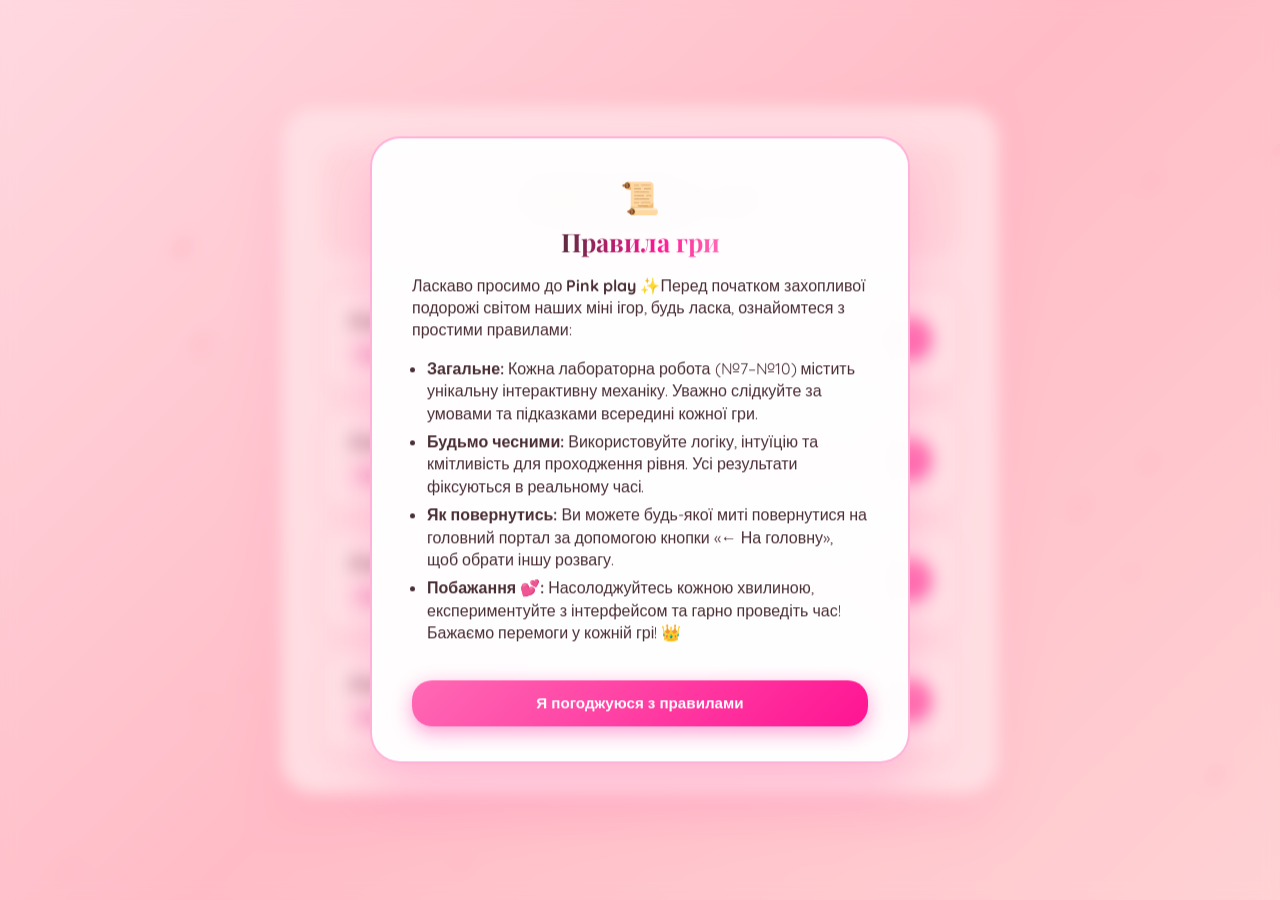
<file: index.html>
<!DOCTYPE html>
<html lang="uk">
<head>
    <meta charset="UTF-8">
    <meta name="viewport" content="width=device-width, initial-scale=1.0">
    <title>Pink</title>
    <link href="https://cdn.jsdelivr.net/npm/bootstrap@5.3.3/dist/css/bootstrap.min.css" rel="stylesheet">
    <script src="https://code.jquery.com/jquery-3.7.1.min.js"></script>
    <link rel="stylesheet" href="style.css">
</head>
<body>
    <div id="rulesModal" class="modal-overlay rules-modal-active"></div>
    <div class="modal-card rules-card">
        <div class="modal-header-icon">📜</div>
        <h2>Правила гри</h2>
        <div class="rules-content">
            <p>Ласкаво просимо до <strong>Pink play ✨</strong><pr>Перед початком захопливої подорожі світом наших міні ігор, будь ласка, ознайомтеся з простими правилами:</pr></p>
            <ul>
                <li><strong>Загальне:</strong> Кожна лабораторна робота (№7–№10) містить унікальну інтерактивну механіку. Уважно слідкуйте за умовами та підказками всередині кожної гри.</li>
                <li><strong>Будьмо чесними:</strong> Використовуйте логіку, інтуїцію та кмітливість для проходження рівня. Усі результати фіксуються в реальному часі.</li>
                <li><strong>Як повернутись:</strong> Ви можете будь-якої миті повернутися на головний портал за допомогою кнопки «← На головну», щоб обрати іншу розвагу.</li>
                <li><strong>Побажання 💕:</strong> Насолоджуйтесь кожною хвилиною, експериментуйте з інтерфейсом та гарно проведіть час! Бажаємо перемоги у кожній грі! 👑</li>
            </ul>
        </div>
        <button id="acceptRulesBtn" class="btn-restart">Я погоджуюся з правилами</button>
    </div>
    <div class="sakura-container" id="sakuraContainer"></div>

    <div class="portal-card">
        <div class="portal-header">
            <h2>Pink play ✨ </h2>
        </div>

        <div class="nav-links">
            <a href="LR7/index.html" class="portal-btn">
                <div class="lab-info">
                    <span class="lab-name-main">Лабораторна №7</span>
                    <span class="status-badge">Перейти до гри </span>
                </div>
                <div class="lab-action">
                    <span class="lab-game-title">Магічна куля 🔮</span>
                    <div class="arrow-btn">→</div>
                </div>
            </a>
            
            <a href="LR8/index.html" class="portal-btn">
                <div class="lab-info">
                    <span class="lab-name-main">Лабораторна №8</span>
                    <span class="status-badge">Перейти до гри</span>
                </div>
                <div class="lab-action">
                    <span class="lab-game-title">Більше число ✨</span>
                    <div class="arrow-btn">→</div>
                </div>
            </a>
            
            <a href="LR9/index.html" class="portal-btn">
                <div class="lab-info">
                    <span class="lab-name-main">Лабораторна №9</span>
                    <span class="status-badge">Перейти до гри</span>
                </div>
                <div class="lab-action">
                    <span class="lab-game-title">Гра «21» 🃏</span>
                    <div class="arrow-btn">→</div>
                </div>
            </a>
            
            <a href="LR10/index.html" class="portal-btn">
                <div class="lab-info">
                    <span class="lab-name-main">Лабораторна №10</span>
                    <span class="status-badge">Перейти до гри</span>
                </div>
                <div class="lab-action">
                    <span class="lab-game-title">Однорукий бандит 👑</span>
                    <div class="arrow-btn">→</div>
                </div>
            </a>
        </div>
    </div>

    <script src="script.js"></script>
</body>
</html>
</file>
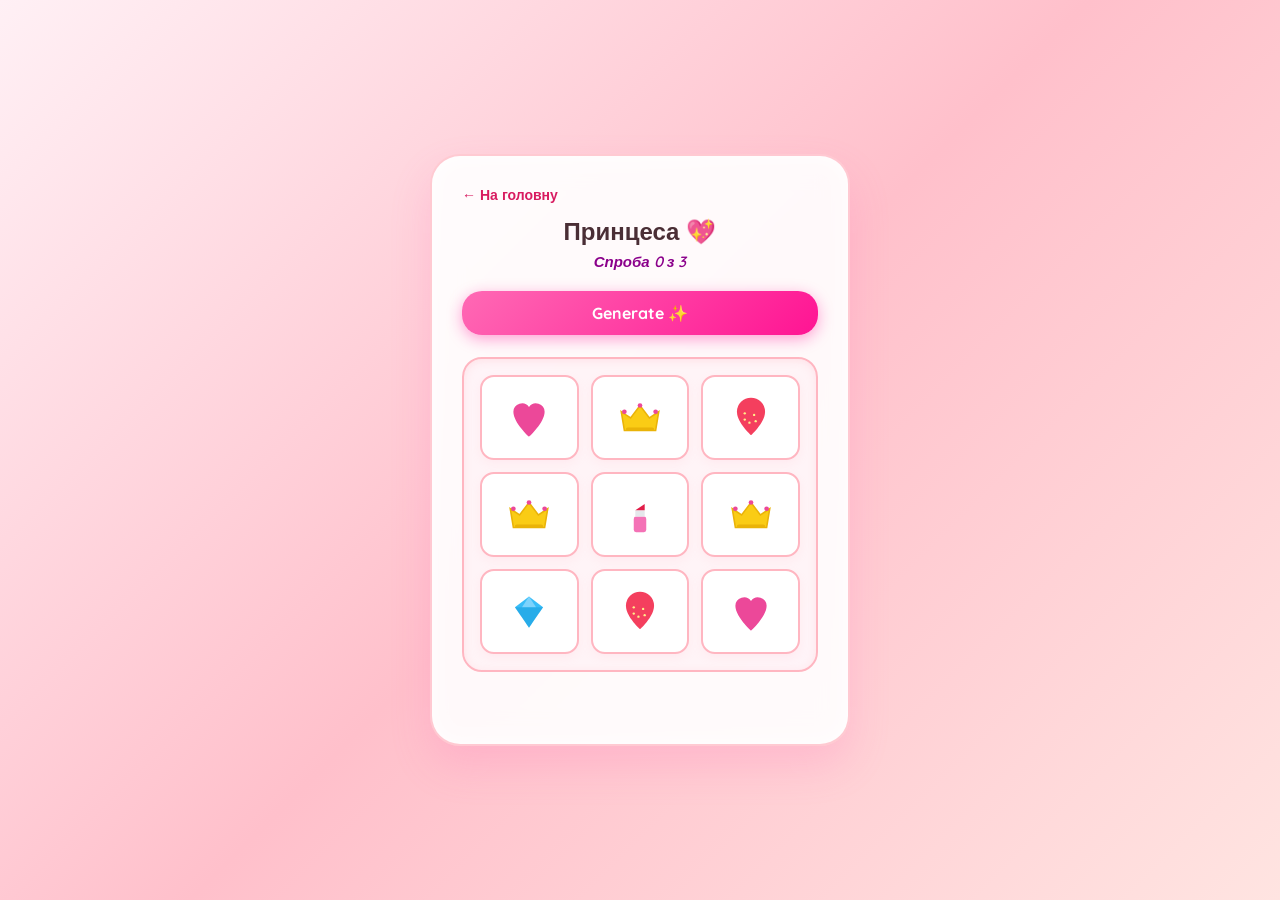
<file: LR10/index.html>
<!DOCTYPE html>
<html lang="uk">
<head>
  <meta charset="UTF-8">
  <meta name="viewport" content="width=device-width, initial-scale=1.0">
  <title>Однорукий бандит</title>
  <script src="script.js"defer></script>
  <style>
   @import url('https://fonts.googleapis.com/css2?family=Quicksand:wght@500;700&display=swap');

:root {
  --cell-bg: #ffffff;    
  --cell-border: #ffb6c1; 
  --accent-color: #ff69b4;  
  --accent-hover: #ff1493;   
  --text-color: #4a2e35;     
  --subtext-color: #8b008b;  
  --win-color: #ffD700;
}

* {
  box-sizing: border-box;
  margin: 0;
  padding: 0;
}

body {
  font-family: 'Quicksand', sans-serif;
  background: linear-gradient(135deg, #fff0f5 0%, #ffc0cb 50%, #ffe4e1 100%);
  color: var(--text-color);
  display: flex;
  justify-content: center;
  align-items: center;
  min-height: 100vh;
  padding: 20px;
}

.container {
  background: rgba(255, 255, 255, 0.9);
  backdrop-filter: blur(15px);
  border: 2px solid rgba(255, 182, 193, 0.7);
  border-radius: 30px;
  padding: 30px;
  width: 100%;
  max-width: 420px;
  box-shadow: 0 20px 40px rgba(255, 105, 180, 0.2), inset 0 0 20px rgba(255, 255, 255, 0.9);
  text-align: center;
  position: relative;
  animation: fadeIn 0.6s ease-out;
}

@keyframes fadeIn {
  from { opacity: 0; transform: translateY(15px); }
  to { opacity: 1; transform: translateY(0); }
}

/* Посилання "На головну" — вирівняне ліворуч */
.back-link {
  align-self: flex-start;
  text-decoration: none;
  font-size: 14px;
  font-weight: 700;
  color: #d81b60;
  margin-bottom: 12px;
  display: block;
  text-align: left;
  transition: all 0.3s ease;
}

.back-link:hover {
  color: #ff1493;
  transform: translateX(-3px);
}

h2 {
  font-size: 24px;
  font-weight: 700;
  margin-bottom: 6px;
  color: #4a2e35;
  word-break: break-word;
}

#attempts {
  font-size: 15px;
  color: var(--subtext-color);
  margin-bottom: 20px;
  font-weight: 600;
  font-style: italic;
}

.generate-btn {
  background: linear-gradient(135deg, #ff69b4, #ff1493);
  color: #ffffff;
  font-size: 16px;
  font-weight: 700;
  padding: 12px 36px;
  border: none;
  border-radius: 20px;
  cursor: pointer;
  box-shadow: 0 4px 15px rgba(255, 20, 147, 0.4);
  transition: transform 0.2s ease, box-shadow 0.2s ease;
  margin-bottom: 22px;
  width: 100%;
  font-family: 'Quicksand', sans-serif;
}
.generate-btn:hover:not(:disabled) {
  transform: translateY(-2px);
  box-shadow: 0 6px 20px rgba(255, 20, 147, 0.6);
}
.generate-btn:disabled {
  background: #e0e0e0;
  color: #a0a0a0;
  cursor: not-allowed;
  transform: none;
  box-shadow: none;
}
.slot-machine {
  display: grid;
  grid-template-columns: repeat(3, 1fr);
  gap: 12px;
  background-color: rgba(255, 240, 245, 0.6);
  padding: 16px;
  border: 2px solid #ffb6c1;
  border-radius: 20px;
  box-shadow: inset 0 2px 8px rgba(255, 182, 193, 0.3);
}
.cell {
  background-color: var(--cell-bg);
  border: 2px solid var(--cell-border);
  border-radius: 14px;
  height: 85px;
  display: flex;
  align-items: center;
  justify-content: center;
  transition: border-color 0.3s, background-color 0.3s;
  overflow: hidden;
  box-shadow: 0 4px 10px rgba(255, 182, 193, 0.15);
}
.cell svg {
  width: 50px;
  height: 50px;
  transition: transform 0.2s;
}
.cell.spinning svg {
  filter: blur(2px);
  transform: scale(0.9);
}
.cell.win {
  border-color: var(--win-color);
  background-color: rgba(255, 215, 0, 0.15);
  animation: pulse 1s infinite alternate;
}
@keyframes pulse {
  from { transform: scale(1); }
  to { transform: scale(1.03); }
}
.message {
  margin-top: 18px;
  font-size: 15px;
  font-weight: 700;
  min-height: 24px;
}
.message.win { color: #c71585; }
.message.lose { color: #8b0000; }
  </style>
</head>
<div class="container">
    <a href="../index.html" class="back-link">← На головну</a>
    <h2 id="userName">User 💖</h2>
    <div id="attempts">Спроба 0 з 3</div>
    <button id="generateBtn" class="generate-btn" onclick="playSlot()">Generate ✨</button>
    <div class="slot-machine">
      <div class="cell" id="c0"></div>
      <div class="cell" id="c1"></div>
      <div class="cell" id="c2"></div>
      <div class="cell" id="c3"></div>
      <div class="cell" id="c4"></div>
      <div class="cell" id="c5"></div>
      <div class="cell" id="c6"></div>
      <div class="cell" id="c7"></div>
      <div class="cell" id="c8"></div>
    </div>

    <div id="statusMessage" class="message"></div>
  </div>
</body>
</html>
</file>
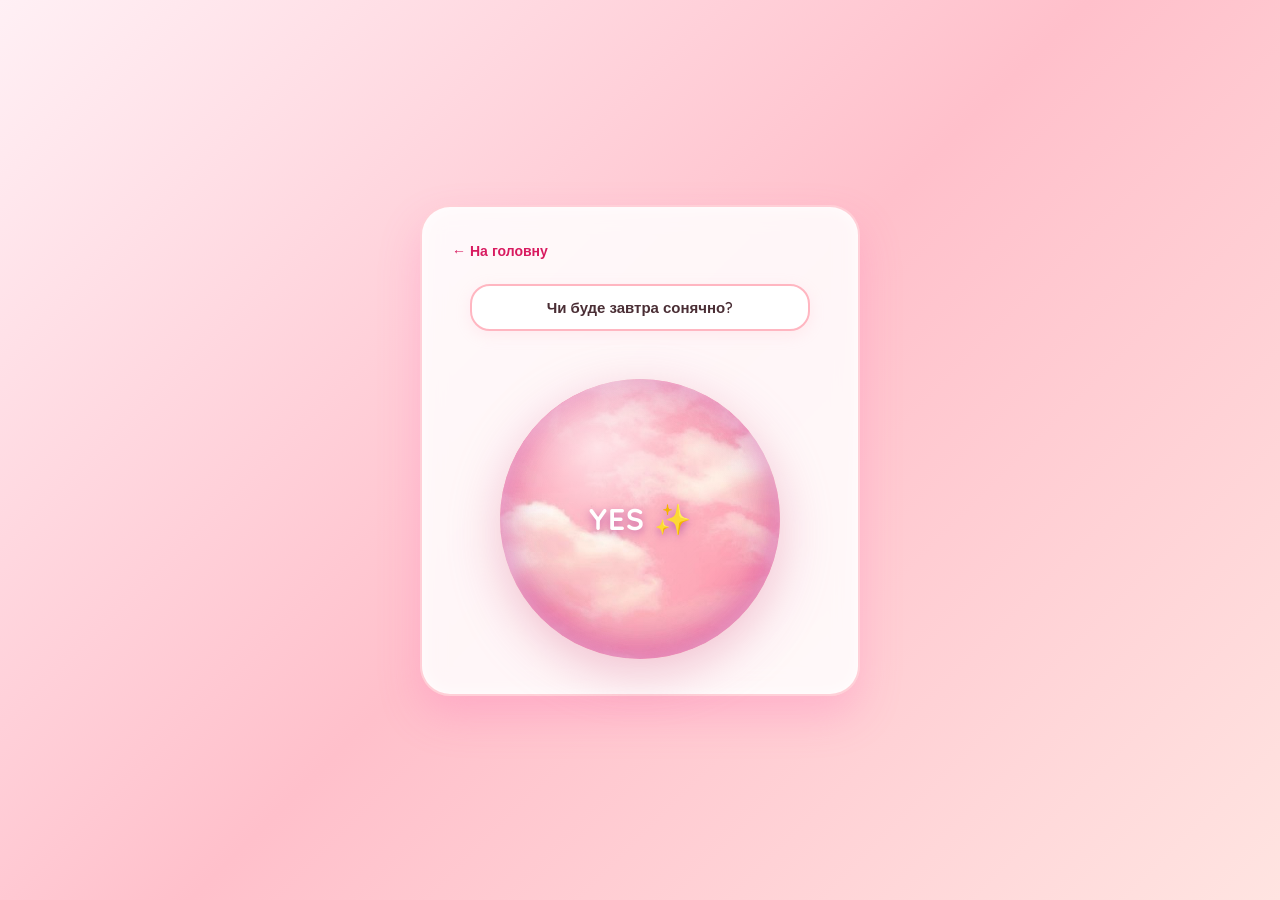
<file: LR7/index.html>
<!DOCTYPE html>
<html lang="uk">
<head>
    <meta charset="UTF-8">
    <meta name="viewport" content="width=device-width, initial-scale=1.0">
    <title>Лабораторна робота №7 — Магічна куля</title>
    <script src="script.js" defer></script>
</head>
<body>
</body>
</html>
</file>
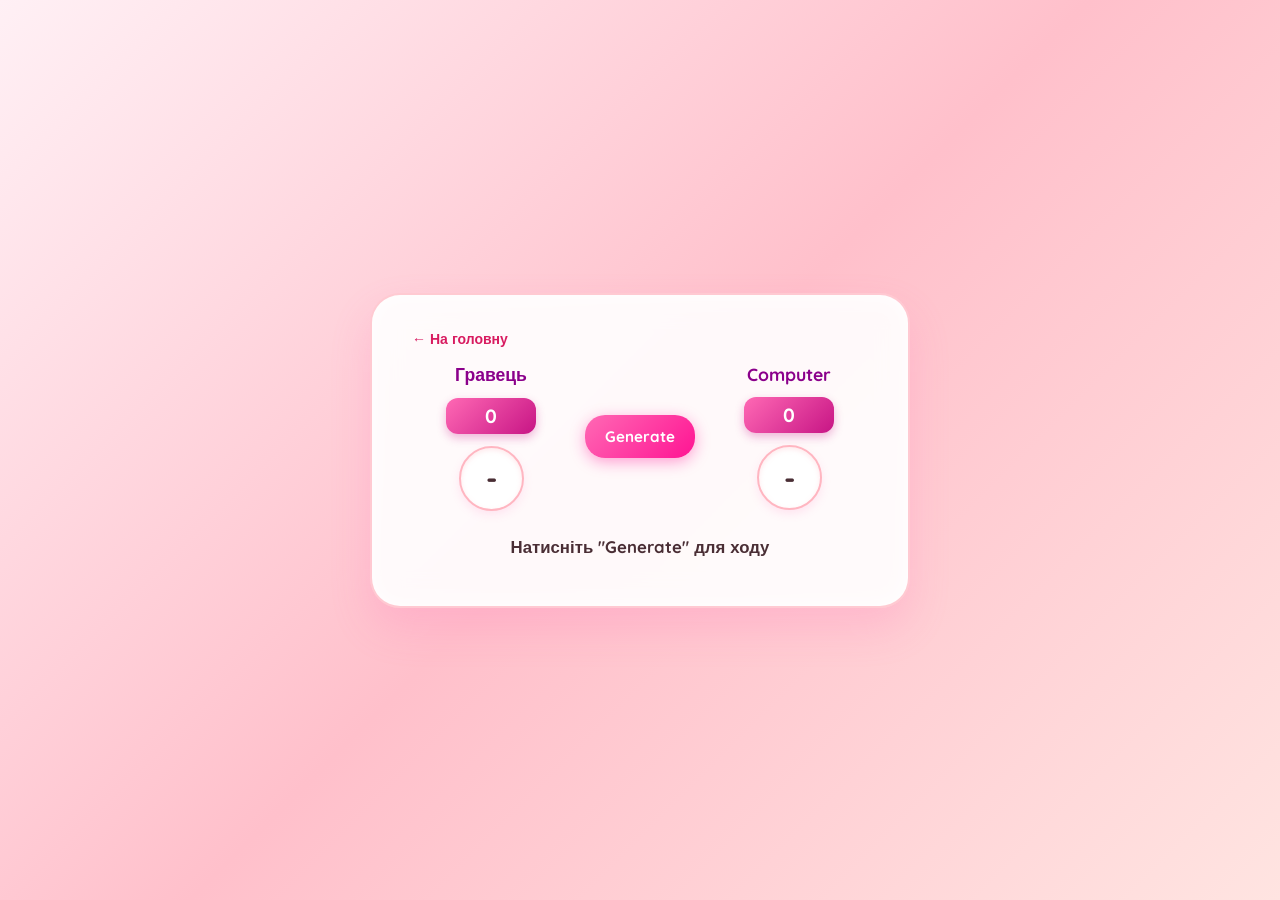
<file: LR8/index.html>
<!DOCTYPE html>
<html lang="uk">
<head>
    <meta charset="UTF-8">
    <meta name="viewport" content="width=device-width, initial-scale=1.0">
    <title>Більше число — Користувач vs Комп'ютер</title>
    <link rel="stylesheet" href="style.css">
    <script src="script.js" defer></script>
    
</head>
<body>
    <div class="game-card">
        <a href="../index.html" class="back-link">← На головну</a>
        <div class="scores-row">
            <div class="player-box">
                <div class="player-name" id="userName">Ann</div>
                <div class="score-badge" id="userScore">0</div>
                <div class="generated-num" id="userNum">-</div>
            </div>
            <div class="info-box">
                <button class="btn-generate" id="generateBtn">Generate</button>
            </div>
            <div class="player-box">
                <div class="player-name">Computer</div>
                <div class="score-badge" id="compScore">0</div>
                <div class="generated-num" id="compNum">-</div>
            </div>
        </div>

        <div class="result-message" id="statusMsg">Натисніть "Generate" для ходу</div>
        
        <button class="btn-restart hidden" id="restartBtn">Зіграти знову</button>
    </div>
</body>
</html>
</file>
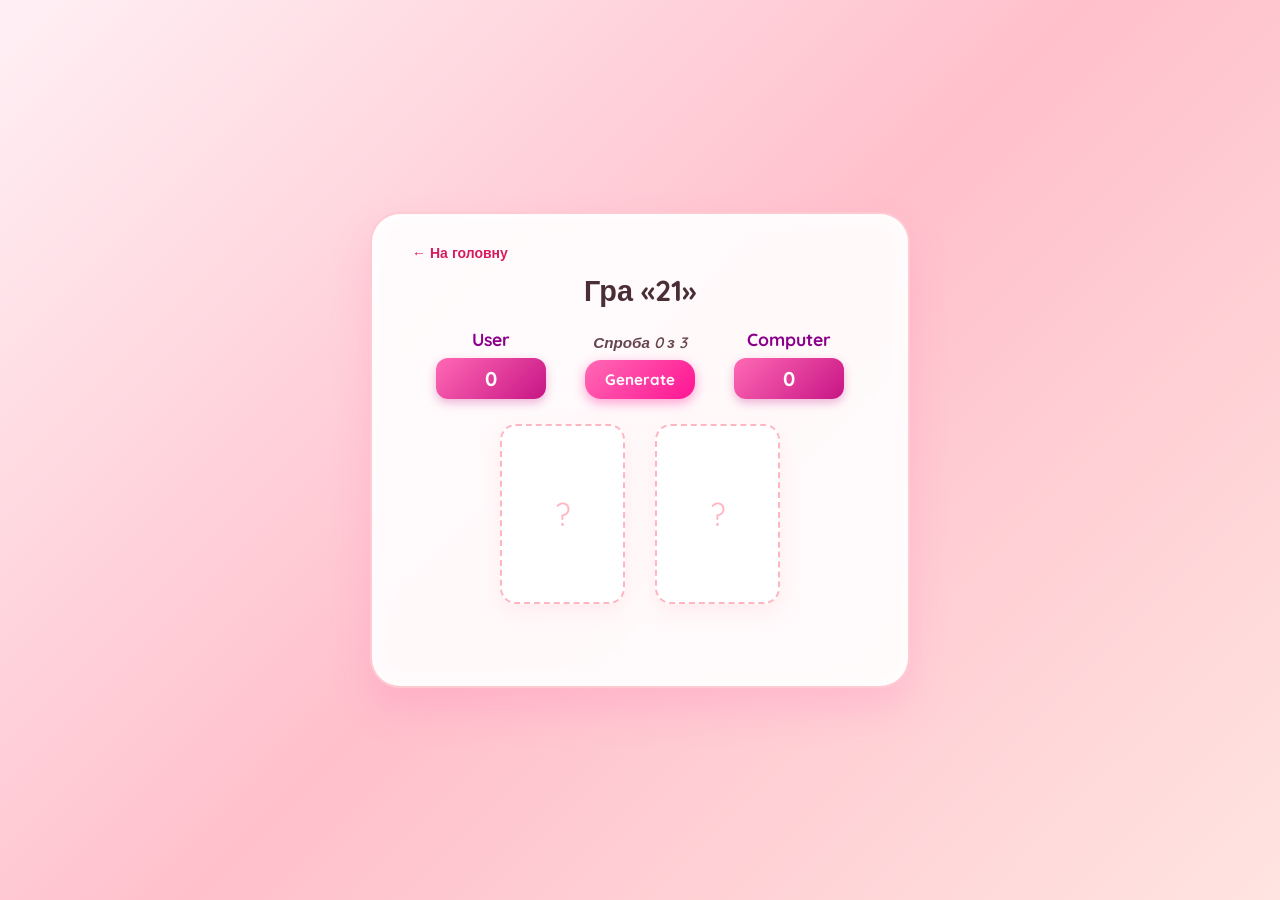
<file: LR9/index.html>
<!DOCTYPE html>
<html lang="uk">
<head>
    <meta charset="UTF-8">
    <meta name="viewport" content="width=device-width, initial-scale=1.0">
    <title>Гра «21» — Лабораторна робота №9</title>
    <link rel="stylesheet" href="style.css">
    <script src="script.js" defer></script>
</head>
<body>

  <div class="game-card">
    <a href="../index.html" class="back-link">← На головну</a>
    <h2>Гра «21»</h2>
    <div class="scores-row">
      <div class="player-box">
        <div class="player-name" id="user-label">User</div>
        <div class="score-badge" id="user-score">0</div>
      </div>
      <div class="info-box">
        <div class="attempt-counter" id="attempt-info">Спроба 0 з 3</div>
        <button id="generate-btn" class="btn-generate">Generate</button>
      </div>
      <div class="player-box">
        <div class="player-name">Computer</div>
        <div class="score-badge" id="computer-score">0</div>
      </div>
    </div>
    <div class="cards-display">
      <div class="card-slot" id="user-card-slot">
        <div class="card-placeholder">?</div>
      </div>
      <div class="card-slot" id="computer-card-slot">
        <div class="card-placeholder">?</div>
      </div>
    </div>
    <div id="result-message" class="result-message"></div>
    <button id="restart-btn" class="btn-restart hidden">Зіграти знову</button>
  </div>

</body>
</html>
</file>
<file: style.css>
@import url('https://fonts.googleapis.com/css2?family=Playfair+Display:ital,wght@0,600;0,700;1,600&family=Quicksand:wght@500;700&display=swap');

* {
  box-sizing: border-box;
  margin: 0;
  padding: 0;
  font-family: 'Quicksand', sans-serif;
}
body {
  background: linear-gradient(135deg, #fff0f5 0%, #ffc0cb 50%, #ffe4e1 100%);
  min-height: 100vh;
  display: flex;
  justify-content: center;
  align-items: center;
  padding: 20px;
  position: relative;
  overflow-x: hidden;
}
.modal-overlay {
    position: fixed;
    top: 0;
    left: 0;
    width: 100vw;
    height: 100vh;
    background: rgba(255, 182, 193, 0.4);
    backdrop-filter: blur(8px);
    z-index: 100;
}
.rules-card {
    position: fixed;
    top: 50%;
    left: 50%;
    transform: translate(-50%, -50%);
    background: rgba(255, 255, 255, 0.95);
    backdrop-filter: blur(20px);
    border: 2px solid rgba(255, 105, 180, 0.5);
    border-radius: 30px;
    padding: 35px 40px;
    width: 90%;
    max-width: 540px;
    box-shadow: 0 25px 50px rgba(255, 105, 180, 0.3), inset 0 0 20px rgba(255, 255, 255, 0.9);
    z-index: 101;
    display: flex;
    flex-direction: column;
    align-items: center;
    text-align: center;
    animation: scaleIn 0.4s ease-out;
}
@keyframes scaleIn {
    from { opacity: 0; transform: translate(-50%, -45%) scale(0.95); }
    to { opacity: 1; transform: translate(-50%, -50%) scale(1); }
}
.modal-header-icon {
    font-size: 2rem;
    margin-bottom: 5px;
}
.rules-card h2 {
    font-family: 'Playfair Display', serif;
    font-size: 1.6rem;
    font-weight: 700;
    background: linear-gradient(90deg, #5c2c3e 0%, #ff1493 60%, #ff69b4 100%);
    -webkit-background-clip: text;
    -webkit-text-fill-color: transparent;
    margin-bottom: 12px;
    text-align: center;
}
.rules-content {
    margin: 5px 0 20px 0;
    font-size: 0.88 rem;
    line-height: 1.4;
    color: #4a2e35;
    text-align: left;
    width: 100%;
}
.rules-content ul {
    margin-top: 10px;
    padding-left: 15px;
    display: flex;
    flex-direction: column;
    gap: 6px;
}
.rules-content li {
    color: #4a2e35;
}
.rules-card .btn-restart {
    background: linear-gradient(135deg, #ff69b4, #ff1493);
    color: #ffffff;
    font-weight: 700;
    font-size: 0.95rem;
    padding: 12px 20px;
    border: none;
    outline: none;
    border-radius: 20px;
    cursor: pointer;
    box-shadow: 0 6px 20px rgba(255, 20, 147, 0.4);
    transition: transform 0.2s ease, box-shadow 0.2s ease;
    font-family: 'Quicksand', sans-serif;
    width: 100%;
}
.rules-card .btn-restart:hover {
    transform: translateY(-2px);
    box-shadow: 0 8px 25px rgba(255, 20, 147, 0.6);
}
.sakura-container {
  position: fixed;
  top: 0;
  left: 0;
  width: 100vw;
  height: 100vh;
  pointer-events: none;
  overflow: hidden;
  z-index: 1;
}
.petal {
  position: absolute;
  background: linear-gradient(135deg, #ffb7c5 0%, #ffc0cb 100%);
  border-radius: 150% 0% 150% 0%;
  opacity: 0.75;
  box-shadow: 0 0 8px rgba(255, 183, 197, 0.4);
  animation: fall linear infinite;
}
@keyframes fall {
  0% { transform: translateY(-10vh) translateX(0) rotate(0deg); }
  50% { transform: translateY(50vh) translateX(40px) rotate(180deg); }
  100% { transform: translateY(110vh) translateX(-20px) rotate(360deg); }
}
.portal-card {
  background: rgba(255, 255, 255, 0.85);
  backdrop-filter: blur(15px);
  padding: 40px;
  border: 2px solid rgba(255, 182, 193, 0.7);
  border-radius: 35px;
  box-shadow: 0 25px 50px rgba(255, 105, 180, 0.2), inset 0 0 25px rgba(255, 255, 255, 0.9);
  width: 100%;
  max-width: 720px;
  position: relative;
  z-index: 2;
  animation: fadeIn 0.6s ease-out;
}
@keyframes fadeIn {
  from { opacity: 0; transform: translateY(15px); }
  to { opacity: 1; transform: translateY(0); }
}
.portal-header {
  background: rgba(255, 192, 203, 0.25);
  border: 1px solid rgba(255, 182, 193, 0.6);
  border-radius: 22px;
  padding: 24px;
  text-align: center;
  margin-bottom: 30px;
  box-shadow: inset 0 2px 10px rgba(255, 255, 255, 0.8);
}
.portal-header h2 {
  font-family: 'Playfair Display', serif;
  font-size: 2.6rem;
  font-weight: 700;
  font-style: italic;
  background: linear-gradient(90deg, #5c2c3e 0%, #ff1493 50%, #ff69b4 100%);
  -webkit-background-clip: text;
  -webkit-text-fill-color: transparent;
  display: inline-flex;
  align-items: center;
  gap: 12px;
  filter: drop-shadow(0 2px 8px rgba(255, 105, 180, 0.2));
}
.nav-links {
  display: flex;
  flex-direction: column;
  gap: 16px;
}
.portal-btn {
  display: flex;
  align-items: center;
  justify-content: space-between;
  background: rgba(255, 255, 255, 0.95);
  border: 2px solid rgba(255, 182, 193, 0.5);
  padding: 20px 25px;
  border-radius: 22px;
  text-decoration: none;
  box-shadow: 0 8px 20px rgba(255, 105, 180, 0.1);
  transition: all 0.3s ease;
}
.portal-btn:hover {
  transform: translateY(-3px);
  border-color: #ff69b4;
  box-shadow: 0 12px 25px rgba(255, 20, 147, 0.2);
  background: #ffffff;
}
.lab-info {
  display: flex;
  flex-direction: column;
  align-items: flex-start;
  gap: 6px;
}
.lab-name-main {
  font-size: 1.2rem;
  font-weight: 700;
  color: #4a2e35;
}
.status-badge {
  background: rgba(255, 105, 180, 0.15);
  color: #c71585;
  font-size: 0.75rem;
  font-weight: 700;
  padding: 3px 10px;
  border-radius: 8px;
  border: 1px solid rgba(255, 105, 180, 0.3);
}
.lab-action {
  display: flex;
  align-items: center;
  gap: 20px;
}
.lab-game-title {
  font-size: 1rem;
  font-weight: 600;
  color: #8b008b;
}
.arrow-btn {
  width: 42px;
  height: 42px;
  border-radius: 50%;
  background: linear-gradient(135deg, #ff69b4, #ff1493);
  color: #ffffff;
  display: flex;
  justify-content: center;
  align-items: center;
  font-size: 1.1rem;
  box-shadow: 0 4px 12px rgba(255, 20, 147, 0.35);
  transition: transform 0.2s ease;
}
.portal-btn:hover .arrow-btn {
  transform: translateX(4px);
}
@media (max-width: 650px) {
  body {
    padding: 10px;
  }
}
@media (max-width: 650px) {
  .rules-card {
    width: 92%;
    padding: 25px 20px; 
    border-radius: 24px;
  }
}
@media (max-width: 650px) {
  .portal-btn {
    flex-direction: column;
    align-items: flex-start;
    gap: 15px;
  }
  .lab-action {
    width: 100%;
    justify-content: space-between;
  }
}
</file>
<file: LR8/style.css>
@import url('https://fonts.googleapis.com/css2?family=Quicksand:wght@500;700&display=swap');
* {
  box-sizing: border-box;
  margin: 0;
  padding: 0;
  font-family: 'Quicksand', sans-serif;
}
body {
  background: linear-gradient(135deg, #fff0f5 0%, #ffc0cb 50%, #ffe4e1 100%);
  min-height: 100vh;
  display: flex;
  justify-content: center;
  align-items: center;
  padding: 20px;
}
.game-card {
  background: rgba(255, 255, 255, 0.9);
  backdrop-filter: blur(15px);
  padding: 35px 40px;
  border: 2px solid rgba(255, 182, 193, 0.7);
  border-radius: 30px;
  box-shadow: 0 20px 40px rgba(255, 105, 180, 0.2), inset 0 0 20px rgba(255, 255, 255, 0.9);
  width: 100%;
  max-width: 540px;
  display: flex;
  flex-direction: column;
  align-items: center;
  text-align: center;
  position: relative;
  animation: fadeIn 0.6s ease-out;
}

.back-link {
  align-self: flex-start; /* Притискає посилання до лівого краю всередині картки */
  text-decoration: none;
  font-size: 14px;
  font-weight: 700;
  color: #d81b60;
  margin-bottom: 15px;
  transition: all 0.3s ease;
}

.back-link:hover {
  color: #ff1493;
  transform: translateX(-3px);
}

@keyframes fadeIn {
  from { opacity: 0; transform: translateY(15px); }
  to { opacity: 1; transform: translateY(0); }
}
.scores-row {
  display: flex;
  flex-direction: row;
  justify-content: space-between;
  align-items: center;
  width: 100%;
  gap: 15px;
}

.player-box {
  flex: 1;
  display: flex;
  flex-direction: column;
  align-items: center;
  gap: 12px;
}

.player-name {
  font-weight: 700;
  font-size: 1.1rem;
  color: #8b008b;
}

.score-badge {
  background: linear-gradient(135deg, #ff69b4, #c71585);
  color: #ffffff;
  font-weight: 700;
  font-size: 1.2rem;
  padding: 6px 0;
  width: 100%;
  max-width: 90px;
  border-radius: 12px;
  text-align: center;
  box-shadow: 0 4px 10px rgba(199, 21, 133, 0.3);
}
.generated-num {
  width: 65px;
  height: 65px;
  border-radius: 50%;
  background: #ffffff;
  border: 2px solid #ffb6c1;
  display: flex;
  justify-content: center;
  align-items: center;
  font-size: 1.8rem;
  font-weight: 700;
  color: #4a2e35;
  box-shadow: inset 0 2px 5px rgba(255, 182, 193, 0.3), 0 4px 10px rgba(255, 105, 180, 0.15);
}
.info-box {
  display: flex;
  flex-direction: column;
  align-items: center;
  justify-content: center;
}
.btn-generate,
.btn-restart {
  background: linear-gradient(135deg, #ff69b4, #ff1493);
  color: #ffffff;
  font-weight: 700;
  font-size: 0.95rem;
  padding: 12px 20px;
  border: none;
  outline: none;
  border-radius: 20px;
  cursor: pointer;
  box-shadow: 0 4px 15px rgba(255, 20, 147, 0.4);
  transition: transform 0.2s ease, box-shadow 0.2s ease;
  font-family: 'Quicksand', sans-serif;
}
.btn-generate:hover,
.btn-restart:hover {
  transform: translateY(-2px);
  box-shadow: 0 6px 20px rgba(255, 20, 147, 0.6);
}
.btn-generate:active,
.btn-restart:active {
  transform: scale(0.96);
}
.btn-restart {
  margin-top: 10px;
  width: 100%;
  max-width: 200px;
}
.result-message {
  font-size: 1.05rem;
  font-weight: 700;
  color: #4a2e35;
  margin: 25px 0 10px 0;
  min-height: 25px;
}
.hidden {
  display: none !important;
}
@media (max-width: 600px) {
  body {
    padding: 10px;
  }

  .game-card {
    padding: 25px 20px;
    max-width: 100%;
  }

  .scores-row {
    flex-direction: column;
    gap: 20px;
  }

  .player-box {
    width: 100%;
  }

  .score-badge {
    max-width: 100%; 
  }

  .btn-generate {
    width: 100%;
    max-width: 100%;
  }
}
</file>
<file: LR9/style.css>
@import url('https://fonts.googleapis.com/css2?family=Quicksand:wght@500;700&display=swap');

* {
  box-sizing: border-box;
  margin: 0;
  padding: 0;
  font-family: 'Quicksand', sans-serif;
}

body {
  background: linear-gradient(135deg, #fff0f5 0%, #ffc0cb 50%, #ffe4e1 100%);
  min-height: 100vh;
  display: flex;
  justify-content: center;
  align-items: center;
  padding: 20px;
}

.game-card {
  background: rgba(255, 255, 255, 0.9);
  backdrop-filter: blur(15px);
  padding: 30px 40px;
  border: 2px solid rgba(255, 182, 193, 0.7);
  border-radius: 30px;
  box-shadow: 0 20px 40px rgba(255, 105, 180, 0.2), inset 0 0 20px rgba(255, 255, 255, 0.9);
  width: 100%;
  max-width: 540px;
  text-align: center;
  position: relative;
  animation: fadeIn 0.6s ease-out;
}

@keyframes fadeIn {
  from { opacity: 0; transform: translateY(15px); }
  to { opacity: 1; transform: translateY(0); }
}
.back-link {
  align-self: flex-start;
  text-decoration: none;
  font-size: 14px;
  font-weight: 700;
  color: #d81b60;
  margin-bottom: 10px;
  display: block;
  text-align: left;
  transition: all 0.3s ease;
}

.back-link:hover {
  color: #ff1493;
  transform: translateX(-3px);
}

h2 {
  margin-bottom: 20px;
  color: #4a2e35;
  font-size: 1.8rem;
  font-weight: 700;
}

.scores-row {
  display: flex;
  justify-content: space-between;
  align-items: flex-end;
  gap: 15px;
  margin-bottom: 25px;
}

.player-box {
  flex: 1;
  display: flex;
  flex-direction: column;
  align-items: center;
}

.player-name {
  font-weight: 700;
  font-size: 1.1rem;
  margin-bottom: 8px;
  color: #8b008b;
  word-break: break-word;
}

.score-badge {
  background: linear-gradient(135deg, #ff69b4, #c71585);
  color: #ffffff;
  font-weight: 700;
  font-size: 1.25rem;
  padding: 8px 0;
  width: 100%;
  max-width: 110px;
  border-radius: 12px;
  box-shadow: 0 4px 10px rgba(199, 21, 133, 0.3);
}

.info-box {
  display: flex;
  flex-direction: column;
  align-items: center;
  gap: 8px;
}

.attempt-counter {
  font-style: italic;
  font-size: 0.95rem;
  color: #664450;
  font-weight: 600;
}

.btn-generate {
  background: linear-gradient(135deg, #ff69b4, #ff1493);
  color: #ffffff;
  font-weight: 700;
  font-size: 0.95rem;
  padding: 10px 20px;
  border: none;
  border-radius: 16px;
  cursor: pointer;
  box-shadow: 0 4px 12px rgba(255, 20, 147, 0.4);
  transition: transform 0.2s ease, box-shadow 0.2s ease;
}

.btn-generate:hover {
  transform: translateY(-2px);
  box-shadow: 0 6px 18px rgba(255, 20, 147, 0.6);
}

.btn-generate:active {
  transform: scale(0.96);
}

.cards-display {
  display: flex;
  justify-content: center;
  align-items: center;
  gap: 30px;
  margin-bottom: 20px;
}

.card-slot {
  width: 125px;
  height: 180px;
  border: 2px dashed #ffb6c1;
  border-radius: 16px;
  display: flex;
  justify-content: center;
  align-items: center;
  background-color: #ffffff;
  overflow: hidden;
  position: relative;
  box-shadow: 0 8px 20px rgba(255, 182, 193, 0.2);
}

.card-ui {
  width: 100%;
  height: 100%;
  border: 2px solid #ffb6c1;
  border-radius: 14px;
  background: #ffffff;
  padding: 10px;
  display: flex;
  flex-direction: column;
  justify-content: space-between;
  user-select: none;
}

.card-ui.red, 
.card-ui.black {
  color: #d81b60;
}

.card-top {
  text-align: left;
  font-size: 1.2rem;
  font-weight: 700;
  line-height: 1;
}

.card-center {
  font-size: 2.8rem;
  text-align: center;
  line-height: 1;
}

.card-bottom {
  text-align: right;
  font-size: 1.2rem;
  font-weight: 700;
  line-height: 1;
  transform: rotate(180deg);
}

.card-placeholder {
  font-size: 2rem;
  color: #ffb6c1;
}

.result-message {
  font-size: 1.15rem;
  font-weight: 700;
  color: #c71585;
  margin-top: 15px;
  min-height: 32px;
}

.btn-restart {
  margin-top: 15px;
  padding: 12px 24px;
  background: linear-gradient(135deg, #ff69b4, #ff1493);
  color: #ffffff;
  border: none;
  border-radius: 16px;
  font-size: 1rem;
  font-weight: 700;
  cursor: pointer;
  box-shadow: 0 4px 15px rgba(255, 20, 147, 0.4);
  transition: transform 0.2s ease, box-shadow 0.2s ease;
}

.btn-restart:hover {
  transform: translateY(-2px);
  box-shadow: 0 6px 20px rgba(255, 20, 147, 0.6);
}

.hidden {
  display: none !important;
}

@media (max-width: 480px) {
  .game-card {
    padding: 20px 15px;
  }
  .scores-row {
    flex-direction: row;
  }
  .card-slot {
    width: 100px;
    height: 145px;
  }
  .card-center {
    font-size: 2rem;
  }
}
</file>
